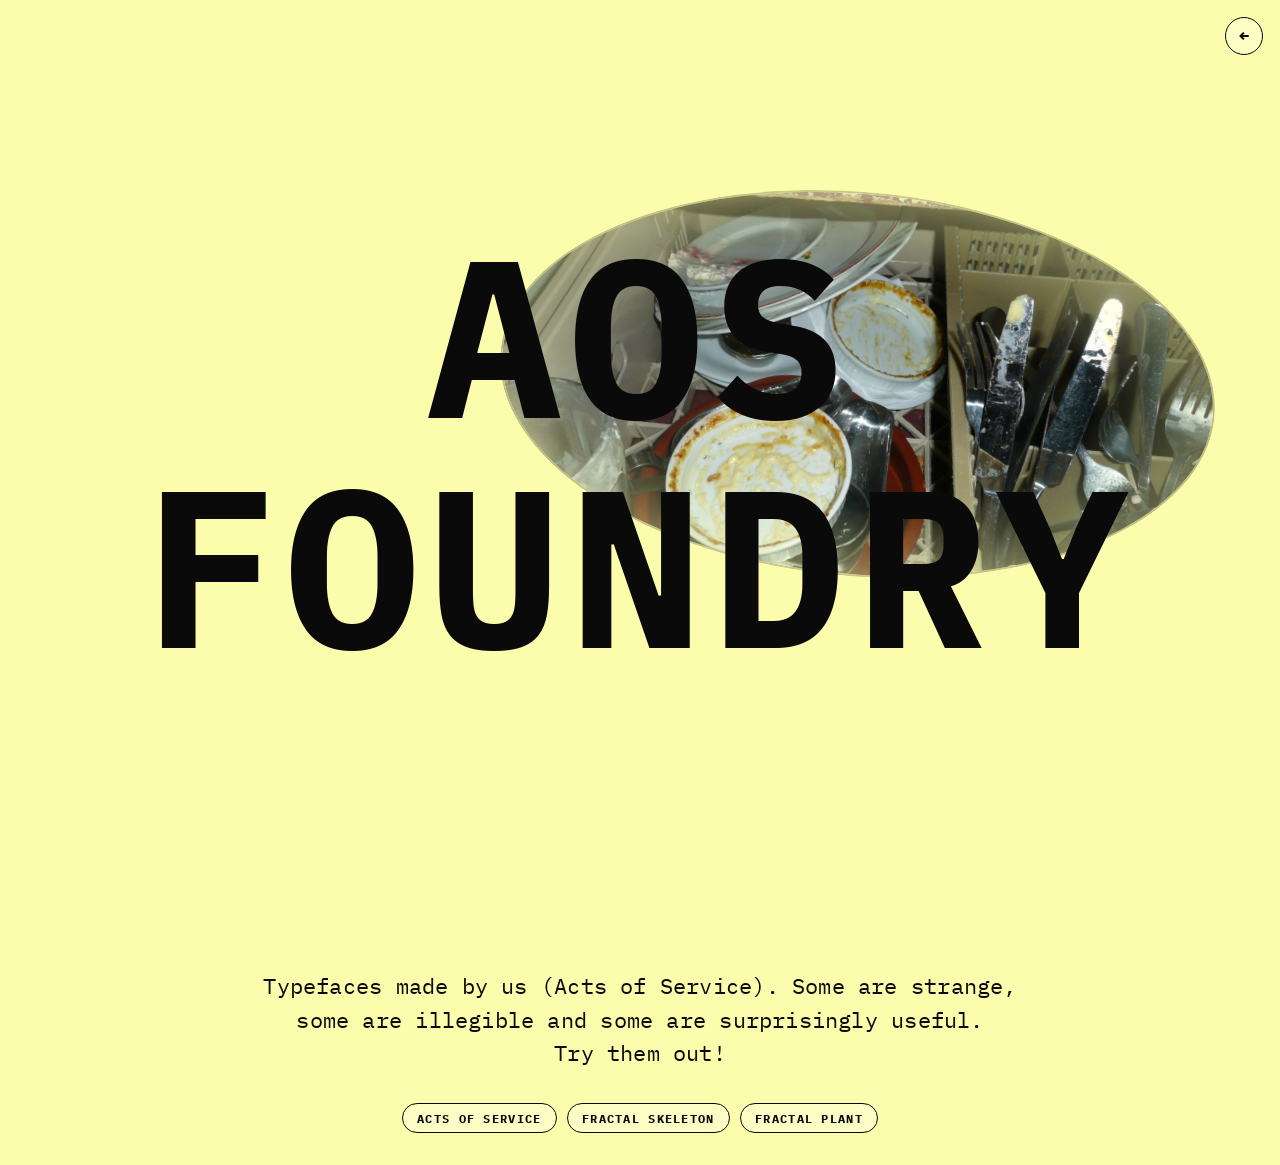
<file: foundry.html>
<!DOCTYPE html>
<html lang="en">
<head>
  <meta charset="utf-8">
  <meta name="viewport" content="width=device-width, initial-scale=1">
  <title>AOS Foundry — typefaces</title>
  <link rel="icon" href="images/uploads/favicon.ico" sizes="any">
  <link rel="icon" href="/images/uploads/favicon.ico" sizes="any">
  <link rel="preconnect" href="https://fonts.googleapis.com">
  <link rel="preconnect" href="https://fonts.gstatic.com" crossorigin>
  <link href="https://fonts.googleapis.com/css2?family=IBM+Plex+Mono:ital,wght@0,400;0,500;0,700;1,400&display=swap" rel="stylesheet">
  <link rel="preload" href="fonts/ActsofService-Sans.otf" as="font" type="font/otf">
  <link rel="preload" href="fonts/ActsofService-Regular.otf" as="font" type="font/otf">
  <script>
    (function () {
      if ("scrollRestoration" in history) {
        history.scrollRestoration = "manual";
      }
      function scrollTopNow() {
        window.scrollTo(0, 0);
      }
      scrollTopNow();
      window.addEventListener("load", function () {
        scrollTopNow();
        requestAnimationFrame(function () {
          requestAnimationFrame(scrollTopNow);
        });
      });
    })();
  </script>
  <style>
    @font-face {
            font-family: "ABC Areal";
            src: url("fonts/ABCArealSuperfamilyVariable.woff2") format("woff2");
            font-style: normal;
            font-weight: 100 1000;
            font-display: swap;
        }
    @font-face {
      font-family: "Acts of Service";
      src: url("fonts/ActsofService-Regular.otf") format("opentype"),
        url("/fonts/ActsofService-Regular.otf") format("opentype");
      font-weight: 400;
      font-style: normal;
      font-display: swap;
    }
    @font-face {
      font-family: "Acts of Service";
      src: url("fonts/ActsofService-Medium.otf") format("opentype"),
        url("/fonts/ActsofService-Medium.otf") format("opentype");
      font-weight: 500;
      font-style: normal;
      font-display: swap;
    }
    @font-face {
      font-family: "Acts of Service";
      src: url("fonts/ActsofService-Mediumitalic.otf") format("opentype"),
        url("/fonts/ActsofService-Mediumitalic.otf") format("opentype");
      font-weight: 500;
      font-style: italic;
      font-display: swap;
    }
    @font-face {
      font-family: "Acts of Service Sans";
      src: url("fonts/ActsofService-Sans.otf") format("opentype"),
        url("/fonts/ActsofService-Sans.otf") format("opentype");
      font-weight: 400;
      font-style: normal;
      font-display: swap;
    }
    @font-face {
      font-family: "Acts of Service Sans";
      src: url("fonts/ActsofService-SansItalic.otf") format("opentype"),
        url("/fonts/ActsofService-SansItalic.otf") format("opentype");
      font-weight: 400;
      font-style: italic;
      font-display: swap;
    }
    @font-face {
      font-family: "Fractal Skeleton";
      src: url("fonts/fractal-skeleton-thin.otf") format("opentype"),
        url("/fonts/fractal-skeleton-thin.otf") format("opentype");
      font-weight: 100;
      font-style: normal;
      font-display: swap;
    }
    @font-face {
      font-family: "Fractal Skeleton";
      src: url("fonts/fractal-skeleton-book.otf") format("opentype"),
        url("/fonts/fractal-skeleton-book.otf") format("opentype");
      font-weight: 300;
      font-style: normal;
      font-display: swap;
    }
    @font-face {
      font-family: "Fractal Skeleton";
      src: url("fonts/fractal-skeleton-regular.otf") format("opentype"),
        url("/fonts/fractal-skeleton-regular.otf") format("opentype");
      font-weight: 400;
      font-style: normal;
      font-display: swap;
    }
    @font-face {
      font-family: "Fractal Skeleton";
      src: url("fonts/fractal-skeleton-medium.otf") format("opentype"),
        url("/fonts/fractal-skeleton-medium.otf") format("opentype");
      font-weight: 500;
      font-style: normal;
      font-display: swap;
    }
    @font-face {
      font-family: "Fractal Skeleton";
      src: url("fonts/fractal-skeleton-semibold.otf") format("opentype"),
        url("/fonts/fractal-skeleton-semibold.otf") format("opentype");
      font-weight: 600;
      font-style: normal;
      font-display: swap;
    }
    @font-face {
      font-family: "Fractal Skeleton";
      src: url("fonts/fractal-skeleton-bold.otf") format("opentype"),
        url("/fonts/fractal-skeleton-bold.otf") format("opentype");
      font-weight: 700;
      font-style: normal;
      font-display: swap;
    }
    @font-face {
      font-family: "Fractal Skeleton";
      src: url("fonts/fractal-skeleton-black.otf") format("opentype"),
        url("/fonts/fractal-skeleton-black.otf") format("opentype");
      font-weight: 900;
      font-style: normal;
      font-display: swap;
    }
    @font-face {
      font-family: "Fractal Plant";
      src: url("fonts/fractal-plant-thin.otf") format("opentype"),
        url("/fonts/fractal-plant-thin.otf") format("opentype");
      font-weight: 100;
      font-style: normal;
      font-display: swap;
    }
    @font-face {
      font-family: "Fractal Plant";
      src: url("fonts/fractal-plant-book.otf") format("opentype"),
        url("/fonts/fractal-plant-book.otf") format("opentype");
      font-weight: 300;
      font-style: normal;
      font-display: swap;
    }
    @font-face {
      font-family: "Fractal Plant";
      src: url("fonts/fractal-plant-regular.otf") format("opentype"),
        url("/fonts/fractal-plant-regular.otf") format("opentype");
      font-weight: 400;
      font-style: normal;
      font-display: swap;
    }
    @font-face {
      font-family: "Fractal Plant";
      src: url("fonts/fractal-plant-medium.otf") format("opentype"),
        url("/fonts/fractal-plant-medium.otf") format("opentype");
      font-weight: 500;
      font-style: normal;
      font-display: swap;
    }
    @font-face {
      font-family: "Fractal Plant";
      src: url("fonts/fractal-plant-semibold.otf") format("opentype"),
        url("/fonts/fractal-plant-semibold.otf") format("opentype");
      font-weight: 600;
      font-style: normal;
      font-display: swap;
    }
    @font-face {
      font-family: "Fractal Plant";
      src: url("fonts/fractal-plant-bold.otf") format("opentype"),
        url("/fonts/fractal-plant-bold.otf") format("opentype");
      font-weight: 700;
      font-style: normal;
      font-display: swap;
    }
    @font-face {
      font-family: "Fractal Plant";
      src: url("fonts/fractal-plant-black.otf") format("opentype"),
        url("/fonts/fractal-plant-black.otf") format("opentype");
      font-weight: 900;
      font-style: normal;
      font-display: swap;
    }

    :root {
      --ink: #0a0a0a;
      --letter-cycle: 22s;
      /* Accent = bakgrund från bild. All text är svart (--ink). */
      --accent: #8a8a8a;
      --paper: var(--accent);
      --hero-bg: var(--accent);
      --slider-track: rgba(10, 10, 10, 0.32);
      --accent-soft: rgba(10, 10, 10, 0.14);
      --accent-border: rgba(10, 10, 10, 0.2);
      --body-font: "IBM Plex Mono", ui-monospace, monospace;
    }

    * {
      box-sizing: border-box;
    }

    .sr-only {
      position: absolute;
      width: 1px;
      height: 1px;
      padding: 0;
      margin: -1px;
      overflow: hidden;
      clip: rect(0, 0, 0, 0);
      white-space: nowrap;
      border: 0;
    }

    html {
      scroll-padding-top: 1.25rem;
      overflow-anchor: none;
    }

    body {
      margin: 0;
      min-height: 100vh;
      font-family: var(--body-font);
      font-weight: 400;
      background: var(--accent);
      color: var(--ink);
      line-height: 1.5;
      -webkit-font-smoothing: antialiased;
      transition: background-color 0.35s ease;
    }

      a {
            color: inherit;
            text-decoration: none;
        }

    /* --- Helskärm hero --- */
    .hero {
      position: relative;
      min-height: 100vh;
      min-height: 100dvh;
      display: flex;
      align-items: center;
      justify-content: center;
      padding: clamp(1rem, 4vw, 2.5rem);
      overflow: hidden;
      background: var(--accent);
    }

    .hero-float-img {
      position: absolute;
      z-index: 0;
      width: clamp(18rem, 56vw, 46rem);
      height: clamp(11.5rem, 30vw, 26rem);
      object-fit: cover;
      border-radius: 50%;
      box-sizing: border-box;
      border: 2px solid rgba(10, 10, 10, 0.4);
      pointer-events: none;
      box-shadow: none;
      transform-origin: center center;
      opacity: 0;
      transition: opacity 0.5s ease;
      -webkit-mask-image: radial-gradient(
        ellipse 92% 84% at 50% 50%,
        #000 36%,
        rgba(0, 0, 0, 0.62) 56%,
        rgba(0, 0, 0, 0.15) 72%,
        transparent 86%
      );
      mask-image: radial-gradient(
        ellipse 92% 84% at 50% 50%,
        #000 36%,
        rgba(0, 0, 0, 0.62) 56%,
        rgba(0, 0, 0, 0.15) 72%,
        transparent 86%
      );
      -webkit-mask-size: 100% 100%;
      mask-size: 100% 100%;
      -webkit-mask-repeat: no-repeat;
      mask-repeat: no-repeat;
    }

    .hero-float-img.is-visible {
      opacity: 1;
    }

    @keyframes weightShift {
      0%, 100% {
        font-family: "Acts of Service", serif;
        font-weight: 400;
        font-style: normal;
      }
      33.33% {
        font-family: "Acts of Service", serif;
        font-weight: 500;
        font-style: normal;
      }
      66.66% {
        font-family: "Acts of Service Sans", sans-serif;
        font-weight: 400;
        font-style: normal;
      }
    }

    .wordmark {
      position: relative;
      z-index: 2;
      text-align: center;
      color: var(--ink);
    }

    .about-avtryck {
      font-family: var(--body-font);
      font-style: italic;
      text-transform: uppercase;
      letter-spacing: 0.03em;
    }

    .wordmark-lines {
      display: flex;
      flex-direction: column;
      align-items: center;
      gap: 0.02em;
    }

    .wordmark-lines > .word-line:first-child {
      margin-bottom: 0.125em;
    }

    .word-line {
      display: flex;
      flex-wrap: wrap;
      justify-content: center;
      line-height: 0.9;
      letter-spacing: 0.035em;
      font-size: clamp(4rem, 19vw, 14rem);
    }

    .word-line.mid {
      font-size: clamp(2.85rem, 12vw, 9rem);
      margin: 0.04em 0;
      letter-spacing: 0.055em;
    }

    @media (hover: none) and (pointer: coarse) {
      .wordmark-lines {
        gap: 0.05em;
      }

      .word-line {
        flex-wrap: nowrap;
        max-width: 100%;
        font-size: clamp(2.85rem, 13.8vw, 8.9rem);
        letter-spacing: 0.03em;
      }

      .word-line.mid {
        font-size: clamp(2.2rem, 9.2vw, 6.2rem);
        letter-spacing: 0.052em;
      }

      .hero-float-img {
        width: clamp(13.5rem, 62vw, 22rem);
        height: clamp(8.6rem, 40vw, 14.5rem);
        opacity: 0.72;
      }
    }

    .letter {
      display: inline-block;
      animation: weightShift var(--letter-cycle) cubic-bezier(0.45, 0, 0.55, 1) infinite;
      animation-delay: var(--letter-delay, 0s);
    }

    @media (prefers-reduced-motion: reduce) {
      .letter {
        animation: none;
        font-family: "Acts of Service", serif;
        font-weight: 400;
        font-style: normal;
      }

    }

    /* --- Showcase: helbredd --- */
    .panel {
      width: 100%;
      max-width: none;
      margin: 0;
      padding: 0;
      border-top: none;
      background: color-mix(in srgb, var(--accent) 94%, #fff 6%);
    }

    .project-intro {
      width: 100%;
      padding: clamp(2.35rem, 6vw, 4.4rem) clamp(1.25rem, 6vw, 5rem) clamp(1.4rem, 3vw, 2rem);
      background: var(--paper);
      border-bottom: none;
      display: flex;
      flex-direction: column;
      align-items: center;
      gap: clamp(1.4rem, 3.5vw, 2rem);
    }


    .project-intro p {
      margin: 0;
      max-width: min(62ch, 94vw);
      font-family: var(--body-font);
      font-weight: 400;
      font-style: normal;
      font-size: clamp(1.08rem, 1.85vw, 1.35rem);
      line-height: 1.55;
      letter-spacing: 0.01em;
      color: var(--ink);
      text-align: center;
    }

    .family-filter {
      display: flex;
      flex-wrap: wrap;
      justify-content: center;
      gap: 0.55rem 0.65rem;
    }

    .family-filter-btn {
      border: 1px solid var(--ink);
      border-radius: 999px;
      padding: 0.42rem 0.88rem 0.4rem;
      background: color-mix(in srgb, var(--accent) 70%, #fff 30%);
      color: var(--ink);
      font-family: var(--body-font);
      font-size: 0.73rem;
      font-weight: 700;
      letter-spacing: 0.11em;
      text-transform: uppercase;
      cursor: pointer;
      transition: opacity 0.2s ease, transform 0.2s ease, background-color 0.2s ease;
    }

    .family-filter-btn:hover {
      opacity: 0.86;
      transform: translateY(-1px);
    }

    .family-filter-btn.is-active {
      background: var(--ink);
      color: var(--accent);
    }

    .family-filter-btn:focus-visible {
      outline: 2px solid var(--ink);
      outline-offset: 3px;
    }

    /* Same spot as the burger menu on the main page (top right).
       Desktop: centered on the 32px burger, 20px from the top and right. */
    .back-link {
      position: fixed;
      top: calc(20px + 32px / 2 - 2.35rem / 2);
      right: calc(20px + 32px / 2 - 2.35rem / 2);
      z-index: 50;
      display: inline-flex;
      align-items: center;
      justify-content: center;
      width: 2.35rem;
      height: 2.35rem;
      border: 1px solid var(--ink);
      border-radius: 999px;
      padding: 0;
      background: color-mix(in srgb, var(--accent) 70%, #fff 30%);
      color: var(--ink);
      font-family: var(--body-font);
      font-size: 1.05rem;
      font-weight: 700;
      line-height: 1;
      text-decoration: none;
      cursor: pointer;
      transition: opacity 0.2s ease, transform 0.2s ease, background-color 0.2s ease;
    }

    .back-link:hover {
      opacity: 0.86;
      transform: translateY(-1px);
    }

    .back-link:focus-visible {
      outline: 2px solid var(--ink);
      outline-offset: 3px;
    }

    /* Mobile: exactly where the burger circle sits (20px from the top,
       centered in the 45px margin beside the archive cover images) */
    @media (max-width: 700px) {
      .back-link {
        top: 20px;
        right: calc(45px / 2 - 2.35rem / 2);
      }
    }

    .family-section[hidden] {
      display: none;
    }

    body:not(.is-family-focus) .family-section {
      display: none;
    }

    .family-heading {
      width: 100%;
      padding: clamp(2rem, 5vw, 3.4rem) clamp(1.25rem, 6vw, 5rem) clamp(1rem, 2.5vw, 1.4rem);
      background: color-mix(in srgb, var(--paper) 84%, #fff 16%);
      border-top: 1px solid var(--accent-soft);
      border-bottom: 1px solid var(--accent-soft);
    }

    .family-heading h2 {
      margin: 0;
      font-family: var(--body-font);
      font-size: clamp(0.85rem, 1.6vw, 1.05rem);
      font-weight: 700;
      letter-spacing: 0.14em;
      text-transform: uppercase;
      color: var(--ink);
    }

    .glyph-panel {
      width: 100%;
      padding: clamp(1.2rem, 3vw, 1.8rem) clamp(1.25rem, 6vw, 5rem) clamp(1.6rem, 4vw, 2.4rem);
      background: color-mix(in srgb, var(--accent) 92%, #fff 8%);
      border-bottom: 1px solid var(--accent-soft);
    }

    .glyph-panel-head {
      display: flex;
      flex-wrap: wrap;
      align-items: center;
      justify-content: space-between;
      gap: 0.75rem 1.2rem;
      margin-bottom: clamp(0.9rem, 2.5vw, 1.25rem);
    }

    .glyph-panel-label {
      margin: 0;
      font-family: var(--body-font);
      font-size: 0.72rem;
      font-weight: 400;
      letter-spacing: 0.11em;
      text-transform: uppercase;
      color: var(--ink);
      opacity: 0.64;
    }

    .glyph-weight-picker {
      display: flex;
      flex-wrap: wrap;
      gap: 0.3rem 0.4rem;
    }

    .glyph-weight-btn {
      appearance: none;
      border: 1px solid transparent;
      background: transparent;
      color: var(--ink);
      font-family: var(--body-font);
      font-size: 0.68rem;
      font-weight: 400;
      letter-spacing: 0.08em;
      text-transform: uppercase;
      padding: 0.3rem 0.55rem;
      border-radius: 999px;
      cursor: pointer;
      opacity: 0.5;
      transition: opacity 0.15s ease, border-color 0.15s ease, background-color 0.15s ease;
    }

    .glyph-weight-btn:hover {
      opacity: 0.85;
    }

    .glyph-weight-btn.is-active {
      opacity: 1;
      border-color: var(--ink);
      background: rgba(10, 10, 10, 0.05);
      font-weight: 700;
    }

    .glyph-weight-btn:focus-visible {
      outline: 2px solid var(--ink);
      outline-offset: 2px;
    }

    .glyph-grid {
      display: grid;
      grid-template-columns: repeat(auto-fill, minmax(2.4rem, 1fr));
      gap: 0.35rem 0.25rem;
      max-width: 52rem;
    }

    .glyph-cell {
      display: flex;
      align-items: center;
      justify-content: center;
      min-height: 2.6rem;
      font-size: clamp(1.15rem, 2.4vw, 1.65rem);
      line-height: 1;
      color: var(--ink);
      border: 1px solid var(--accent-soft);
      background: color-mix(in srgb, var(--paper) 70%, #fff 30%);
      user-select: none;
    }

    .showcase-about {
      display: none;
      width: 100%;
      padding: clamp(2.2rem, 6vw, 4rem) clamp(1.25rem, 6vw, 5rem) clamp(3rem, 8vw, 5.5rem);
      background: color-mix(in srgb, var(--paper) 88%, #fff 12%);
      border-top: 1px solid var(--accent-soft);
    }

    body.is-family-focus .family-section:not([hidden]) .showcase-about {
      display: block;
    }

    .showcase-about-label {
      margin: 0 0 0.95rem;
      font-family: var(--body-font);
      font-size: 0.72rem;
      font-weight: 700;
      letter-spacing: 0.12em;
      text-transform: uppercase;
      color: var(--ink);
      opacity: 0.72;
    }

    .showcase-about-content {
      display: grid;
      grid-template-columns: minmax(16rem, 30rem) minmax(20rem, 1fr);
      gap: clamp(1.1rem, 3.5vw, 2.6rem);
      align-items: start;
    }

    .showcase-about-image-wrap {
      position: relative;
      padding: 0;
      background: var(--paper);
    }

    .showcase-about-image {
      width: 100%;
      border: 1px solid var(--accent-soft);
      border-radius: 0;
      background: var(--paper);
      object-fit: cover;
      display: block;
    }

    .showcase-about-text {
      margin: 0;
      font-family: var(--body-font);
      font-weight: 400;
      font-style: normal;
      font-size: clamp(1.02rem, 1.6vw, 1.28rem);
      line-height: 1.52;
      letter-spacing: 0.01em;
      max-width: 64ch;
    }

    @media (hover: none) and (pointer: coarse) {
      .showcase-about-content {
        grid-template-columns: 1fr;
      }
    }

    .type-strip {
      width: 100%;
      padding: clamp(2.8rem, 8vw, 6.1rem) clamp(1.25rem, 6vw, 5rem);
      background: var(--accent);
      color: var(--ink);
    }

    .strip-inner {
      margin: 0 auto;
    }

    .strip-label {
      font-family: var(--body-font);
      font-size: 0.72rem;
      font-weight: 400;
      letter-spacing: 0.11em;
      text-transform: uppercase;
      color: var(--ink);
      opacity: 0.64;
      margin: 0 0 clamp(1rem, 2.5vw, 1.5rem);
    }

    .specimen-hero {
      font-size: clamp(3.5rem, 14vw, 12rem);
      line-height: 1.02;
      letter-spacing: -0.035em;
      margin: 0;
      max-width: none;
    }

    .specimen-preview {
      white-space: pre-wrap;
      overflow-wrap: anywhere;
      hyphens: none;
      -webkit-hyphens: none;
      caret-color: var(--ink);
      cursor: text;
      min-height: 0.25em;
    }

    .specimen-preview:hover {
      cursor: text;
    }

    .specimen-preview:focus {
      outline: none;
    }

    .specimen-preview:focus-visible {
      outline: 2px solid var(--ink);
      outline-offset: 6px;
    }

    .specimen-group + .specimen-group {
      border-top: 1px solid var(--accent-soft);
    }

    .specimen-controls {
      width: 100%;
      padding: clamp(1rem, 3vw, 1.5rem) clamp(1.25rem, 6vw, 5rem);
      background: color-mix(in srgb, var(--paper) 84%, #fff 16%);
      border-bottom: 1px solid var(--accent-soft);
    }

    .specimen-controls .field-label {
      display: block;
      font-family: var(--body-font);
      font-size: 0.72rem;
      font-weight: 400;
      letter-spacing: 0.11em;
      text-transform: uppercase;
      color: var(--ink);
      opacity: 0.68;
      margin-bottom: 0.45rem;
    }

    .specimen-size-head {
      display: flex;
      flex-wrap: wrap;
      align-items: baseline;
      justify-content: space-between;
      gap: 0.5rem 1rem;
      max-width: 32rem;
    }

    .specimen-pt-value {
      font-size: 0.8rem;
      letter-spacing: 0.07em;
      font-variant-numeric: tabular-nums;
      color: var(--ink);
      opacity: 0.8;
    }

    .specimen-pt-slider {
      display: block;
      width: 100%;
      max-width: 32rem;
      margin-top: 0.45rem;
      height: 28px;
      background: transparent;
      -webkit-appearance: none;
      appearance: none;
      accent-color: var(--ink);
    }

    .specimen-pt-slider:focus {
      outline: none;
    }

    .specimen-pt-slider:focus-visible {
      outline: 2px solid var(--ink);
      outline-offset: 6px;
      border-radius: 2px;
    }

    .specimen-pt-slider::-webkit-slider-runnable-track {
      height: 2px;
      background: var(--slider-track);
      border-radius: 0;
    }

    /* Tumgrepp: kvadrat roterad 45° ↔ diamant (kontrast mot accentbakgrund) */
    .specimen-pt-slider::-webkit-slider-thumb {
      -webkit-appearance: none;
      appearance: none;
      width: 13px;
      height: 13px;
      margin-top: -5.5px;
      border: none;
      border-radius: 0;
      background-color: var(--ink);
      transform: rotate(45deg);
      cursor: ew-resize;
      box-shadow: none;
    }

    .specimen-pt-slider::-moz-range-track {
      height: 2px;
      background: var(--slider-track);
      border-radius: 0;
    }

    .specimen-pt-slider::-moz-range-thumb {
      width: 13px;
      height: 13px;
      border: none;
      border-radius: 0;
      background-color: var(--ink);
      transform: rotate(45deg);
      cursor: ew-resize;
      box-shadow: none;
    }

    /* Snitt */
    .serif-regular {
      font-family: "Acts of Service", serif;
      font-weight: 400;
      font-style: normal;
    }

    .serif-medium {
      font-family: "Acts of Service", serif;
      font-weight: 500;
      font-style: normal;
    }

    .sans-regular {
      font-family: "Acts of Service Sans", system-ui, sans-serif;
      font-weight: 400;
      font-style: normal;
      letter-spacing: 0.08em;
      text-rendering: optimizeLegibility;
      font-kerning: normal;
      font-variant-ligatures: common-ligatures discretionary-ligatures historical-ligatures contextual;
      font-feature-settings:
        "kern" 1,
        "liga" 1,
        "clig" 1,
        "calt" 1,
        "dlig" 1,
        "hlig" 1,
        "rlig" 1;
    }

    /* Olle: extra tracking — Skeleton Thin/Light lämnas orörd */
    .fractal-book,
    .fractal-regular,
    .fractal-medium,
    .fractal-semibold,
    .fractal-bold,
    .fractal-black {
      letter-spacing: 0.005em;
      font-kerning: none;
      font-feature-settings: "kern" 0;
    }

    .plant-thin,
    .plant-book,
    .plant-regular,
    .plant-medium,
    .plant-semibold,
    .plant-bold,
    .plant-black {
      letter-spacing: -0.04em;
      font-kerning: none;
      font-feature-settings: "kern" 0;
    }

    .specimen-hero.fractal-book,
    .specimen-hero.fractal-regular,
    .specimen-hero.fractal-medium,
    .specimen-hero.fractal-semibold,
    .specimen-hero.fractal-bold,
    .specimen-hero.fractal-black {
      letter-spacing: 0.01em;
    }

    .specimen-hero.plant-thin,
    .specimen-hero.plant-book,
    .specimen-hero.plant-regular,
    .specimen-hero.plant-medium,
    .specimen-hero.plant-semibold,
    .specimen-hero.plant-bold,
    .specimen-hero.plant-black {
      letter-spacing: -0.045em;
    }

    .fractal-thin {
      font-family: "Fractal Skeleton", system-ui, sans-serif;
      font-weight: 100;
      font-style: normal;
      letter-spacing: 0.005em;
      font-kerning: none;
      font-feature-settings: "kern" 0;
    }

    .specimen-hero.fractal-thin {
      letter-spacing: 0.01em;
    }

    .fractal-book {
      font-family: "Fractal Skeleton", system-ui, sans-serif;
      font-weight: 300;
      font-style: normal;
    }

    .fractal-regular {
      font-family: "Fractal Skeleton", system-ui, sans-serif;
      font-weight: 400;
      font-style: normal;
    }

    .fractal-medium {
      font-family: "Fractal Skeleton", system-ui, sans-serif;
      font-weight: 500;
      font-style: normal;
    }

    .fractal-semibold {
      font-family: "Fractal Skeleton", system-ui, sans-serif;
      font-weight: 600;
      font-style: normal;
    }

    .fractal-bold {
      font-family: "Fractal Skeleton", system-ui, sans-serif;
      font-weight: 700;
      font-style: normal;
    }

    .fractal-black {
      font-family: "Fractal Skeleton", system-ui, sans-serif;
      font-weight: 900;
      font-style: normal;
    }

    .plant-thin {
      font-family: "Fractal Plant", system-ui, sans-serif;
      font-weight: 100;
      font-style: normal;
    }

    .plant-book {
      font-family: "Fractal Plant", system-ui, sans-serif;
      font-weight: 300;
      font-style: normal;
    }

    .plant-regular {
      font-family: "Fractal Plant", system-ui, sans-serif;
      font-weight: 400;
      font-style: normal;
    }

    .plant-medium {
      font-family: "Fractal Plant", system-ui, sans-serif;
      font-weight: 500;
      font-style: normal;
    }

    .plant-semibold {
      font-family: "Fractal Plant", system-ui, sans-serif;
      font-weight: 600;
      font-style: normal;
    }

    .plant-bold {
      font-family: "Fractal Plant", system-ui, sans-serif;
      font-weight: 700;
      font-style: normal;
    }

    .plant-black {
      font-family: "Fractal Plant", system-ui, sans-serif;
      font-weight: 900;
      font-style: normal;
    }

  </style>
</head>
<body>
  <a class="back-link" href="index.html" aria-label="Back to portfolio">←</a>
  <section class="hero" aria-labelledby="brand-heading">
    <img id="hero-float-img" class="hero-float-img" alt="" decoding="async" width="400" height="400" aria-hidden="true" />
    <h1 class="wordmark" id="brand-heading">
      <span class="sr-only">AOS Foundry</span>
      <span class="wordmark-lines" aria-hidden="true">
        <span class="word-line">
          <span class="letter">A</span><span class="letter">O</span><span class="letter">S</span>
        </span>
        <span class="word-line">
          <span class="letter">F</span><span class="letter">O</span><span class="letter">U</span><span class="letter">N</span><span class="letter">D</span><span class="letter">R</span><span class="letter">Y</span>
        </span>
      </span>
    </h1>
  </section>

  <div class="panel" aria-label="Typeface showcase">
    <section class="project-intro" aria-label="About the typefaces">
      <p id="project-intro-text">
        Typefaces made by us (Acts of Service). Some are strange, some are illegible and some are surprisingly useful.<br>
        Try them out!
      </p>
      <div class="family-filter" role="group" aria-label="Focus a typeface family">
        <button type="button" class="family-filter-btn" data-family="aos" aria-pressed="false">Acts of Service</button>
        <button type="button" class="family-filter-btn" data-family="skeleton" aria-pressed="false">Fractal Skeleton</button>
        <button type="button" class="family-filter-btn" data-family="plant" aria-pressed="false">Fractal Plant</button>
      </div>
    </section>

    <section class="family-section" id="family-aos" data-family="aos" hidden>
      <header class="family-heading">
        <h2>Acts of Service</h2>
      </header>
      <div class="glyph-panel" data-family="aos">
        <div class="glyph-panel-head">
          <p class="glyph-panel-label">Character set</p>
          <div class="glyph-weight-picker" role="group" aria-label="Acts of Service character set style"></div>
        </div>
        <div class="glyph-grid" aria-label="Acts of Service glyphs"></div>
      </div>
    <div class="specimen-group" id="snitt-regular">
      <div class="specimen-controls">
        <div class="specimen-size-head">
          <span class="field-label" id="spec-pt-regular-lab">Regular — point size</span>
          <span class="specimen-pt-value" id="spec-pt-regular-val" aria-live="polite">120 pt</span>
        </div>
        <input type="range" id="spec-pt-regular" class="specimen-pt-slider" min="32" max="220" value="120" step="1" aria-labelledby="spec-pt-regular-lab spec-pt-regular-val" />
      </div>
      <section class="type-strip">
        <div class="strip-inner">
          <p class="strip-label" id="caption-regular">Acts of Service · Regular</p>
          <p
            class="specimen-hero serif-regular specimen-preview"
            contenteditable="true"
            spellcheck="false"
            role="textbox"
            tabindex="0"
            aria-multiline="true"
            aria-labelledby="caption-regular">Could someone cover my shift on Saturday? That would be so kind.</p>
        </div>
      </section>
    </div>
    <div class="specimen-group" id="snitt-medium">
      <div class="specimen-controls">
        <div class="specimen-size-head">
          <span class="field-label" id="spec-pt-medium-lab">Medium — point size</span>
          <span class="specimen-pt-value" id="spec-pt-medium-val" aria-live="polite">120 pt</span>
        </div>
        <input type="range" id="spec-pt-medium" class="specimen-pt-slider" min="32" max="220" value="120" step="1" aria-labelledby="spec-pt-medium-lab spec-pt-medium-val" />
      </div>
      <section class="type-strip">
        <div class="strip-inner">
          <p class="strip-label" id="caption-medium">Acts of Service · Medium</p>
          <p
            class="specimen-hero serif-medium specimen-preview"
            contenteditable="true"
            spellcheck="false"
            role="textbox"
            tabindex="0"
            aria-multiline="true"
            aria-labelledby="caption-medium">I am so sorry, I can offer you some peanuts as compensation.</p>
        </div>
      </section>
    </div>
    <div class="specimen-group" id="snitt-sans">
      <div class="specimen-controls">
        <div class="specimen-size-head">
          <span class="field-label" id="spec-pt-sans-lab">Sans — point size</span>
          <span class="specimen-pt-value" id="spec-pt-sans-val" aria-live="polite">120 pt</span>
        </div>
        <input type="range" id="spec-pt-sans" class="specimen-pt-slider" min="32" max="220" value="120" step="1" aria-labelledby="spec-pt-sans-lab spec-pt-sans-val" />
      </div>
      <section class="type-strip">
        <div class="strip-inner">
          <p class="strip-label" id="caption-sans">Acts of Service · Sans</p>
          <p
            class="specimen-hero sans-regular specimen-preview"
            contenteditable="true"
            spellcheck="false"
            role="textbox"
            tabindex="0"
            aria-multiline="true"
            aria-labelledby="caption-sans">ORDER READY · PICK UP AT COUNTER (+46)72351890 Thank you, welcome back!</p>
        </div>
      </section>
    </div>

      <article class="showcase-about" aria-labelledby="showcase-emmy-label">
        <p class="showcase-about-label" id="showcase-emmy-label">Acts of Service — Emmy Seeger</p>
        <div class="showcase-about-content">
          <div class="showcase-about-image-wrap">
            <img class="showcase-about-image" src="images/uploads/AOS_emmyseeger.jpeg" alt="Acts of Service process and material exploration." onerror="this.onerror=null;this.src='/images/uploads/AOS_emmyseeger.jpeg';" />
          </div>
          <p class="showcase-about-text">
            ACTS OF SERVICE typeface is part of Emmy Seegers bachelor’s thesis at Beckmans College of Design, 2026, Stockholm.<br><br>
            Acts of Service is a typeface family developed from traces of service work. The fonts are not drawn from predefined forms, but generated from collected material such as stains, marks and repetitive gestures observed in a restaurant environment. The project explores how knowledge that is usually invisible, relational, collective and bodily, can be translated into typography. They are not designed for clarity, but for presence.<br><br>
            To this project there is an artist book (in Swedish), exhibited 21&nbsp;&mdash;&nbsp;25&nbsp;May at
            <span class="about-avtryck">Avtryck</span>, Beckmans College of Design graduation show.<br><br>
            Special thanks to<br>
            Peter Ström and Lisa Ehlin
          </p>
        </div>
      </article>
    </section>

    <section class="family-section" id="family-skeleton" data-family="skeleton" hidden>
      <header class="family-heading">
        <h2>Fractal Skeleton</h2>
      </header>
      <div class="glyph-panel" data-family="skeleton">
        <div class="glyph-panel-head">
          <p class="glyph-panel-label">Character set</p>
          <div class="glyph-weight-picker" role="group" aria-label="Fractal Skeleton character set style"></div>
        </div>
        <div class="glyph-grid" aria-label="Fractal Skeleton glyphs"></div>
      </div>
    <div class="specimen-group" id="snitt-fractal-thin">
      <div class="specimen-controls">
        <div class="specimen-size-head">
          <span class="field-label" id="spec-pt-fractal-thin-lab">Thin — point size</span>
          <span class="specimen-pt-value" id="spec-pt-fractal-thin-val" aria-live="polite">120 pt</span>
        </div>
        <input type="range" id="spec-pt-fractal-thin" class="specimen-pt-slider" min="32" max="220" value="120" step="1" aria-labelledby="spec-pt-fractal-thin-lab spec-pt-fractal-thin-val" />
      </div>
      <section class="type-strip">
        <div class="strip-inner">
          <p class="strip-label" id="caption-fractal-thin">Fractal Skeleton · Thin</p>
          <p
            class="specimen-hero fractal-thin specimen-preview"
            contenteditable="true"
            spellcheck="false"
            role="textbox"
            tabindex="0"
            aria-multiline="true"
            aria-labelledby="caption-fractal-thin">Light structures carry heavy ideas across open space.</p>
        </div>
      </section>
    </div>
    <div class="specimen-group" id="snitt-fractal-book">
      <div class="specimen-controls">
        <div class="specimen-size-head">
          <span class="field-label" id="spec-pt-fractal-book-lab">Book — point size</span>
          <span class="specimen-pt-value" id="spec-pt-fractal-book-val" aria-live="polite">120 pt</span>
        </div>
        <input type="range" id="spec-pt-fractal-book" class="specimen-pt-slider" min="32" max="220" value="120" step="1" aria-labelledby="spec-pt-fractal-book-lab spec-pt-fractal-book-val" />
      </div>
      <section class="type-strip">
        <div class="strip-inner">
          <p class="strip-label" id="caption-fractal-book">Fractal Skeleton · Book</p>
          <p
            class="specimen-hero fractal-book specimen-preview"
            contenteditable="true"
            spellcheck="false"
            role="textbox"
            tabindex="0"
            aria-multiline="true"
            aria-labelledby="caption-fractal-book">Reading between the lines of a broken pattern.</p>
        </div>
      </section>
    </div>
    <div class="specimen-group" id="snitt-fractal-regular">
      <div class="specimen-controls">
        <div class="specimen-size-head">
          <span class="field-label" id="spec-pt-fractal-regular-lab">Regular — point size</span>
          <span class="specimen-pt-value" id="spec-pt-fractal-regular-val" aria-live="polite">120 pt</span>
        </div>
        <input type="range" id="spec-pt-fractal-regular" class="specimen-pt-slider" min="32" max="220" value="120" step="1" aria-labelledby="spec-pt-fractal-regular-lab spec-pt-fractal-regular-val" />
      </div>
      <section class="type-strip">
        <div class="strip-inner">
          <p class="strip-label" id="caption-fractal-regular">Fractal Skeleton · Regular</p>
          <p
            class="specimen-hero fractal-regular specimen-preview"
            contenteditable="true"
            spellcheck="false"
            role="textbox"
            tabindex="0"
            aria-multiline="true"
            aria-labelledby="caption-fractal-regular">Every branch splits again until the form finds rest.</p>
        </div>
      </section>
    </div>
    <div class="specimen-group" id="snitt-fractal-medium">
      <div class="specimen-controls">
        <div class="specimen-size-head">
          <span class="field-label" id="spec-pt-fractal-medium-lab">Medium — point size</span>
          <span class="specimen-pt-value" id="spec-pt-fractal-medium-val" aria-live="polite">120 pt</span>
        </div>
        <input type="range" id="spec-pt-fractal-medium" class="specimen-pt-slider" min="32" max="220" value="120" step="1" aria-labelledby="spec-pt-fractal-medium-lab spec-pt-fractal-medium-val" />
      </div>
      <section class="type-strip">
        <div class="strip-inner">
          <p class="strip-label" id="caption-fractal-medium">Fractal Skeleton · Medium</p>
          <p
            class="specimen-hero fractal-medium specimen-preview"
            contenteditable="true"
            spellcheck="false"
            role="textbox"
            tabindex="0"
            aria-multiline="true"
            aria-labelledby="caption-fractal-medium">Bones of letters under a thin skin of ink.</p>
        </div>
      </section>
    </div>
    <div class="specimen-group" id="snitt-fractal-semibold">
      <div class="specimen-controls">
        <div class="specimen-size-head">
          <span class="field-label" id="spec-pt-fractal-semibold-lab">Semibold — point size</span>
          <span class="specimen-pt-value" id="spec-pt-fractal-semibold-val" aria-live="polite">120 pt</span>
        </div>
        <input type="range" id="spec-pt-fractal-semibold" class="specimen-pt-slider" min="32" max="220" value="120" step="1" aria-labelledby="spec-pt-fractal-semibold-lab spec-pt-fractal-semibold-val" />
      </div>
      <section class="type-strip">
        <div class="strip-inner">
          <p class="strip-label" id="caption-fractal-semibold">Fractal Skeleton · Semibold</p>
          <p
            class="specimen-hero fractal-semibold specimen-preview"
            contenteditable="true"
            spellcheck="false"
            role="textbox"
            tabindex="0"
            aria-multiline="true"
            aria-labelledby="caption-fractal-semibold">Signal louder than the silence around it.</p>
        </div>
      </section>
    </div>
    <div class="specimen-group" id="snitt-fractal-bold">
      <div class="specimen-controls">
        <div class="specimen-size-head">
          <span class="field-label" id="spec-pt-fractal-bold-lab">Bold — point size</span>
          <span class="specimen-pt-value" id="spec-pt-fractal-bold-val" aria-live="polite">120 pt</span>
        </div>
        <input type="range" id="spec-pt-fractal-bold" class="specimen-pt-slider" min="32" max="220" value="120" step="1" aria-labelledby="spec-pt-fractal-bold-lab spec-pt-fractal-bold-val" />
      </div>
      <section class="type-strip">
        <div class="strip-inner">
          <p class="strip-label" id="caption-fractal-bold">Fractal Skeleton · Bold</p>
          <p
            class="specimen-hero fractal-bold specimen-preview"
            contenteditable="true"
            spellcheck="false"
            role="textbox"
            tabindex="0"
            aria-multiline="true"
            aria-labelledby="caption-fractal-bold">Hard edges drawn from soft beginnings.</p>
        </div>
      </section>
    </div>
    <div class="specimen-group" id="snitt-fractal-black">
      <div class="specimen-controls">
        <div class="specimen-size-head">
          <span class="field-label" id="spec-pt-fractal-black-lab">Black — point size</span>
          <span class="specimen-pt-value" id="spec-pt-fractal-black-val" aria-live="polite">120 pt</span>
        </div>
        <input type="range" id="spec-pt-fractal-black" class="specimen-pt-slider" min="32" max="220" value="120" step="1" aria-labelledby="spec-pt-fractal-black-lab spec-pt-fractal-black-val" />
      </div>
      <section class="type-strip">
        <div class="strip-inner">
          <p class="strip-label" id="caption-fractal-black">Fractal Skeleton · Black</p>
          <p
            class="specimen-hero fractal-black specimen-preview"
            contenteditable="true"
            spellcheck="false"
            role="textbox"
            tabindex="0"
            aria-multiline="true"
            aria-labelledby="caption-fractal-black">MAXIMUM WEIGHT · MINIMUM COMPROMISE</p>
        </div>
      </section>
    </div>

      <article class="showcase-about" aria-labelledby="showcase-olle-label-skeleton">
        <p class="showcase-about-label" id="showcase-olle-label-skeleton">Fractal Skeleton &amp; Fractal Plant — Olle Ljung</p>
        <div class="showcase-about-content">
          <div class="showcase-about-image-wrap">
            <img class="showcase-about-image" src="images/uploads/olle_about.png" alt="Fractal Skeleton and Fractal Plant process and material exploration." onerror="this.onerror=null;this.src='/images/uploads/olle_about.png';" />
          </div>
          <p class="showcase-about-text">
            FRACTAL SKELETON and FRACTAL PLANT is part of Olle Ljungs bachelor’s thesis at Beckmans College of Design, 2026, Stockholm.<br><br>
            I want to challenge a design culture that places a very high value on legibility. Clarity is, of course, often important, but through this project I want to show that ambiguity does not have to be a failure, and that other values such as interpretation, aesthetics, atmosphere, and allowing something to take time can also be given high priority.<br><br>
            I have been inspired by the music genre noise, which makes use of sounds that are conventionally considered unwanted. In a similarly subversive way, I have deliberately introduced noise onto my typography.<br><br>
            Special thanks to<br>
            Laslo Strong, Lisa Ehlin och redaktionen på Anomi
          </p>
        </div>
      </article>
    </section>

    <section class="family-section" id="family-plant" data-family="plant" hidden>
      <header class="family-heading">
        <h2>Fractal Plant</h2>
      </header>
      <div class="glyph-panel" data-family="plant">
        <div class="glyph-panel-head">
          <p class="glyph-panel-label">Character set</p>
          <div class="glyph-weight-picker" role="group" aria-label="Fractal Plant character set style"></div>
        </div>
        <div class="glyph-grid" aria-label="Fractal Plant glyphs"></div>
      </div>
    <div class="specimen-group" id="snitt-plant-thin">
      <div class="specimen-controls">
        <div class="specimen-size-head">
          <span class="field-label" id="spec-pt-plant-thin-lab">Thin — point size</span>
          <span class="specimen-pt-value" id="spec-pt-plant-thin-val" aria-live="polite">120 pt</span>
        </div>
        <input type="range" id="spec-pt-plant-thin" class="specimen-pt-slider" min="32" max="220" value="120" step="1" aria-labelledby="spec-pt-plant-thin-lab spec-pt-plant-thin-val" />
      </div>
      <section class="type-strip">
        <div class="strip-inner">
          <p class="strip-label" id="caption-plant-thin">Fractal Plant · Thin</p>
          <p
            class="specimen-hero plant-thin specimen-preview"
            contenteditable="true"
            spellcheck="false"
            role="textbox"
            tabindex="0"
            aria-multiline="true"
            aria-labelledby="caption-plant-thin">Tendrils of type reaching toward the light.</p>
        </div>
      </section>
    </div>
    <div class="specimen-group" id="snitt-plant-book">
      <div class="specimen-controls">
        <div class="specimen-size-head">
          <span class="field-label" id="spec-pt-plant-book-lab">Book — point size</span>
          <span class="specimen-pt-value" id="spec-pt-plant-book-val" aria-live="polite">120 pt</span>
        </div>
        <input type="range" id="spec-pt-plant-book" class="specimen-pt-slider" min="32" max="220" value="120" step="1" aria-labelledby="spec-pt-plant-book-lab spec-pt-plant-book-val" />
      </div>
      <section class="type-strip">
        <div class="strip-inner">
          <p class="strip-label" id="caption-plant-book">Fractal Plant · Book</p>
          <p
            class="specimen-hero plant-book specimen-preview"
            contenteditable="true"
            spellcheck="false"
            role="textbox"
            tabindex="0"
            aria-multiline="true"
            aria-labelledby="caption-plant-book">Leaves that write themselves into language.</p>
        </div>
      </section>
    </div>
    <div class="specimen-group" id="snitt-plant-regular">
      <div class="specimen-controls">
        <div class="specimen-size-head">
          <span class="field-label" id="spec-pt-plant-regular-lab">Regular — point size</span>
          <span class="specimen-pt-value" id="spec-pt-plant-regular-val" aria-live="polite">120 pt</span>
        </div>
        <input type="range" id="spec-pt-plant-regular" class="specimen-pt-slider" min="32" max="220" value="120" step="1" aria-labelledby="spec-pt-plant-regular-lab spec-pt-plant-regular-val" />
      </div>
      <section class="type-strip">
        <div class="strip-inner">
          <p class="strip-label" id="caption-plant-regular">Fractal Plant · Regular</p>
          <p
            class="specimen-hero plant-regular specimen-preview"
            contenteditable="true"
            spellcheck="false"
            role="textbox"
            tabindex="0"
            aria-multiline="true"
            aria-labelledby="caption-plant-regular">Growth is a letterform learning its shape.</p>
        </div>
      </section>
    </div>
    <div class="specimen-group" id="snitt-plant-medium">
      <div class="specimen-controls">
        <div class="specimen-size-head">
          <span class="field-label" id="spec-pt-plant-medium-lab">Medium — point size</span>
          <span class="specimen-pt-value" id="spec-pt-plant-medium-val" aria-live="polite">120 pt</span>
        </div>
        <input type="range" id="spec-pt-plant-medium" class="specimen-pt-slider" min="32" max="220" value="120" step="1" aria-labelledby="spec-pt-plant-medium-lab spec-pt-plant-medium-val" />
      </div>
      <section class="type-strip">
        <div class="strip-inner">
          <p class="strip-label" id="caption-plant-medium">Fractal Plant · Medium</p>
          <p
            class="specimen-hero plant-medium specimen-preview"
            contenteditable="true"
            spellcheck="false"
            role="textbox"
            tabindex="0"
            aria-multiline="true"
            aria-labelledby="caption-plant-medium">Roots below, canopy of characters above.</p>
        </div>
      </section>
    </div>
    <div class="specimen-group" id="snitt-plant-semibold">
      <div class="specimen-controls">
        <div class="specimen-size-head">
          <span class="field-label" id="spec-pt-plant-semibold-lab">Semibold — point size</span>
          <span class="specimen-pt-value" id="spec-pt-plant-semibold-val" aria-live="polite">120 pt</span>
        </div>
        <input type="range" id="spec-pt-plant-semibold" class="specimen-pt-slider" min="32" max="220" value="120" step="1" aria-labelledby="spec-pt-plant-semibold-lab spec-pt-plant-semibold-val" />
      </div>
      <section class="type-strip">
        <div class="strip-inner">
          <p class="strip-label" id="caption-plant-semibold">Fractal Plant · Semibold</p>
          <p
            class="specimen-hero plant-semibold specimen-preview"
            contenteditable="true"
            spellcheck="false"
            role="textbox"
            tabindex="0"
            aria-multiline="true"
            aria-labelledby="caption-plant-semibold">Blooming where the sentence needs weight.</p>
        </div>
      </section>
    </div>
    <div class="specimen-group" id="snitt-plant-bold">
      <div class="specimen-controls">
        <div class="specimen-size-head">
          <span class="field-label" id="spec-pt-plant-bold-lab">Bold — point size</span>
          <span class="specimen-pt-value" id="spec-pt-plant-bold-val" aria-live="polite">120 pt</span>
        </div>
        <input type="range" id="spec-pt-plant-bold" class="specimen-pt-slider" min="32" max="220" value="120" step="1" aria-labelledby="spec-pt-plant-bold-lab spec-pt-plant-bold-val" />
      </div>
      <section class="type-strip">
        <div class="strip-inner">
          <p class="strip-label" id="caption-plant-bold">Fractal Plant · Bold</p>
          <p
            class="specimen-hero plant-bold specimen-preview"
            contenteditable="true"
            spellcheck="false"
            role="textbox"
            tabindex="0"
            aria-multiline="true"
            aria-labelledby="caption-plant-bold">Dense foliage, clear silhouette.</p>
        </div>
      </section>
    </div>
    <div class="specimen-group" id="snitt-plant-black">
      <div class="specimen-controls">
        <div class="specimen-size-head">
          <span class="field-label" id="spec-pt-plant-black-lab">Black — point size</span>
          <span class="specimen-pt-value" id="spec-pt-plant-black-val" aria-live="polite">120 pt</span>
        </div>
        <input type="range" id="spec-pt-plant-black" class="specimen-pt-slider" min="32" max="220" value="120" step="1" aria-labelledby="spec-pt-plant-black-lab spec-pt-plant-black-val" />
      </div>
      <section class="type-strip">
        <div class="strip-inner">
          <p class="strip-label" id="caption-plant-black">Fractal Plant · Black</p>
          <p
            class="specimen-hero plant-black specimen-preview"
            contenteditable="true"
            spellcheck="false"
            role="textbox"
            tabindex="0"
            aria-multiline="true"
            aria-labelledby="caption-plant-black">FULL CANOPY · FULL PRESENCE</p>
        </div>
      </section>
    </div>

      <article class="showcase-about" aria-labelledby="showcase-olle-label-plant">
        <p class="showcase-about-label" id="showcase-olle-label-plant">Fractal Skeleton &amp; Fractal Plant — Olle Ljung</p>
        <div class="showcase-about-content">
          <div class="showcase-about-image-wrap">
            <img class="showcase-about-image" src="images/uploads/olle_about.png" alt="Fractal Skeleton and Fractal Plant process and material exploration." onerror="this.onerror=null;this.src='/images/uploads/olle_about.png';" />
          </div>
          <p class="showcase-about-text">
            FRACTAL SKELETON and FRACTAL PLANT is part of Olle Ljungs bachelor’s thesis at Beckmans College of Design, 2026, Stockholm.<br><br>
            I want to challenge a design culture that places a very high value on legibility. Clarity is, of course, often important, but through this project I want to show that ambiguity does not have to be a failure, and that other values such as interpretation, aesthetics, atmosphere, and allowing something to take time can also be given high priority.<br><br>
            I have been inspired by the music genre noise, which makes use of sounds that are conventionally considered unwanted. In a similarly subversive way, I have deliberately introduced noise onto my typography.<br><br>
            Special thanks to<br>
            Laslo Strong, Lisa Ehlin och redaktionen på Anomi
          </p>
        </div>
      </article>
    </section>
  </div>

  <script>
    (function () {
      function rgbToHsl(r, g, b) {
        r /= 255;
        g /= 255;
        b /= 255;
        var max = Math.max(r, g, b);
        var min = Math.min(r, g, b);
        var h = 0;
        var s = 0;
        var l = (max + min) / 2;
        if (max !== min) {
          var d = max - min;
          s = l > 0.5 ? d / (2 - max - min) : d / (max + min);
          switch (max) {
            case r:
              h = (g - b) / d + (g < b ? 6 : 0);
              break;
            case g:
              h = (b - r) / d + 2;
              break;
            default:
              h = (r - g) / d + 4;
              break;
          }
          h /= 6;
        }
        return { h: h, s: s, l: l };
      }

      function hslToRgb(h, s, l) {
        var r;
        var g;
        var b;
        if (s === 0) {
          r = g = b = l;
        } else {
          var hue2rgb = function (p, q, t) {
            if (t < 0) {
              t += 1;
            }
            if (t > 1) {
              t -= 1;
            }
            if (t < 1 / 6) {
              return p + (q - p) * 6 * t;
            }
            if (t < 1 / 2) {
              return q;
            }
            if (t < 2 / 3) {
              return p + (q - p) * (2 / 3 - t) * 6;
            }
            return p;
          };
          var q = l < 0.5 ? l * (1 + s) : l + s - l * s;
          var p = 2 * l - q;
          r = hue2rgb(p, q, h + 1 / 3);
          g = hue2rgb(p, q, h);
          b = hue2rgb(p, q, h - 1 / 3);
        }
        return {
          r: Math.round(r * 255),
          g: Math.round(g * 255),
          b: Math.round(b * 255)
        };
      }

      /** Viktar mättade pixlar — “starkaste” kromatiska tonen */
      function extractAccentRgb(img) {
        var canvas = document.createElement("canvas");
        var sz = 72;
        canvas.width = sz;
        canvas.height = sz;
        var ctx = canvas.getContext("2d", { willReadFrequently: true });
        try {
          ctx.drawImage(img, 0, 0, sz, sz);
        } catch (err) {
          return { r: 120, g: 120, b: 120 };
        }
        var d = ctx.getImageData(0, 0, sz, sz).data;
        var wr = 0;
        var wg = 0;
        var wb = 0;
        var wsum = 0;
        var i;
        var r;
        var g;
        var b;
        var hsl;
        var w;
        for (i = 0; i < d.length; i += 4) {
          r = d[i];
          g = d[i + 1];
          b = d[i + 2];
          hsl = rgbToHsl(r, g, b);
          if (hsl.s < 0.1 || hsl.l < 0.06 || hsl.l > 0.96) {
            continue;
          }
          w = hsl.s * hsl.s * (0.35 + 0.65 * (1 - Math.abs(hsl.l - 0.5) * 1.4));
          wr += r * w;
          wg += g * w;
          wb += b * w;
          wsum += w;
        }
        if (wsum < 0.5) {
          var best = 0;
          var br = 110;
          var bg = 110;
          var bb = 110;
          for (i = 0; i < d.length; i += 8) {
            r = d[i];
            g = d[i + 1];
            b = d[i + 2];
            hsl = rgbToHsl(r, g, b);
            if (hsl.s > best) {
              best = hsl.s;
              br = r;
              bg = g;
              bb = b;
            }
          }
          r = br;
          g = bg;
          b = bb;
        } else {
          r = Math.round(wr / wsum);
          g = Math.round(wg / wsum);
          b = Math.round(wb / wsum);
        }
        hsl = rgbToHsl(r, g, b);
        hsl.s = Math.min(1, hsl.s * 1.08 + 0.06);
        hsl.l = Math.min(0.55, Math.max(0.26, hsl.l * 0.98 + 0.02));
        var out = hslToRgb(hsl.h, hsl.s, hsl.l);
        return { r: out.r, g: out.g, b: out.b };
      }

      /** Fasta accentfärger för utvalda motiv (övriga: extraheras ur bilden). */
      var ACCENT_HEX_BY_AOS = {
        1: "#617571",
        3: "#fbfcac",
        9: "#ff8aa6",
        12: "#8159f4",
        16: "#ffffff",
        17: "#bd8c95",
        18: "#ff2e13"
      };

      /** AOS6: lyfter mättnad och ljushet så sidaccenten känns fräschare. */
      function boostAos6Accent(rgb) {
        var hsl = rgbToHsl(rgb.r, rgb.g, rgb.b);
        hsl.s = Math.min(1, hsl.s * 1.4 + 0.15);
        hsl.l = Math.min(0.78, Math.max(0.46, hsl.l * 1.16 + 0.11));
        var out = hslToRgb(hsl.h, hsl.s, hsl.l);
        return { r: out.r, g: out.g, b: out.b };
      }

      function applyAccentFromImage(img, aosIndex) {
        var root = document.documentElement;
        var hex = ACCENT_HEX_BY_AOS[aosIndex];
        if (hex) {
          root.style.setProperty("--accent", hex);
        } else {
          var rgb = extractAccentRgb(img);
          if (aosIndex === 6) {
            rgb = boostAos6Accent(rgb);
          }
          root.style.setProperty("--accent", "rgb(" + rgb.r + ", " + rgb.g + ", " + rgb.b + ")");
        }
        root.style.setProperty("--accent-soft", "rgba(10, 10, 10, 0.14)");
        root.style.setProperty("--accent-border", "rgba(10, 10, 10, 0.2)");
      }

      function placeHeroFloatImg(img) {
        var isMobile = window.matchMedia("(hover: none) and (pointer: coarse)").matches;
        var spots;
        if (isMobile) {
          spots = [
            /* Undre positioner */
            { top: "auto", left: "8%", right: "auto", bottom: "7%" },
            { top: "auto", left: "auto", right: "8%", bottom: "7%" },
            { top: "auto", left: "14%", right: "auto", bottom: "14%" },
            { top: "auto", left: "auto", right: "14%", bottom: "14%" },
            { top: "auto", left: "26%", right: "auto", bottom: "10%" },
            /* Ovansida, men i horn for att inte ligga over ordmarken */
            { top: "5%", left: "5%", right: "auto", bottom: "auto" },
            { top: "5%", left: "auto", right: "5%", bottom: "auto" },
            { top: "18%", left: "3%", right: "auto", bottom: "auto" },
            { top: "18%", left: "auto", right: "3%", bottom: "auto" }
          ];
        } else {
          spots = [
            { top: "8%", left: "4%", right: "auto", bottom: "auto" },
            { top: "10%", left: "auto", right: "5%", bottom: "auto" },
            { top: "auto", left: "6%", right: "auto", bottom: "14%" },
            { top: "auto", left: "auto", right: "6%", bottom: "12%" },
            { top: "38%", left: "3%", right: "auto", bottom: "auto" },
            { top: "40%", left: "auto", right: "4%", bottom: "auto" },
            { top: "auto", left: "4%", right: "auto", bottom: "38%" },
            { top: "auto", left: "auto", right: "5%", bottom: "36%" }
          ];
        }
        var spot = spots[Math.floor(Math.random() * spots.length)];
        img.style.top = spot.top;
        img.style.left = spot.left;
        img.style.right = spot.right;
        img.style.bottom = spot.bottom;
        if (isMobile || window.matchMedia("(prefers-reduced-motion: reduce)").matches) {
          img.style.transform = "none";
        } else {
          var rot = (Math.random() * 26 - 13).toFixed(2);
          img.style.transform = "rotate(" + rot + "deg)";
        }
      }

      var heroImg = document.getElementById("hero-float-img");
      if (heroImg) {
        /** Fast ordning 1–20 (blandad men beständig). Nästa bild vid varje sidladdning / cykel. */
        var HERO_LOOP_ORDER = [
          3, 11, 7, 19, 2, 15, 9, 4, 20, 1, 8, 14, 6, 12, 17, 5, 13, 16, 10, 18
        ];
        /** Utställning: samma skifte som vid refresh, automatiskt var 10:e minut. */
        var HERO_AUTO_CYCLE_MS = 10 * 60 * 1000;
        var heroReady = false;

        function readHeroLoopPos() {
          var loopStr = sessionStorage.getItem("aosHeroLoopIdx");
          var loopPos = loopStr !== null ? parseInt(loopStr, 10) : 0;
          if (isNaN(loopPos) || loopPos < 0 || loopPos >= HERO_LOOP_ORDER.length) {
            loopPos = 0;
          }
          return loopPos;
        }

        function advanceHeroLoopSession() {
          var loopPos = readHeroLoopPos();
          sessionStorage.setItem(
            "aosHeroLoopIdx",
            String((loopPos + 1) % HERO_LOOP_ORDER.length)
          );
          return loopPos;
        }

        function showHeroFromLoopPos(loopPos) {
          var heroIdx = HERO_LOOP_ORDER[loopPos];
          var pending = false;

          function onHeroImgReady() {
            if (pending) {
              return;
            }
            pending = true;
            heroReady = true;
            applyAccentFromImage(heroImg, heroIdx);
            requestAnimationFrame(function () {
              placeHeroFloatImg(heroImg);
            });
            heroImg.classList.add("is-visible");
          }

          var imageBase = "images/uploads/";
          function setHeroSrc(idx) {
            var relative = imageBase + "AOS" + idx + ".jpeg";
            var absolute = "/" + relative;
            heroImg.onerror = function () {
              if (heroImg.src.indexOf(absolute) === -1) {
                heroImg.onerror = function () {
                  heroImg.remove();
                };
                heroImg.src = absolute;
              } else {
                heroImg.remove();
              }
            };
            heroImg.src = relative;
          }

          heroImg.classList.remove("is-visible");
          heroImg.addEventListener("load", onHeroImgReady, { once: true });
          setHeroSrc(heroIdx);
          if (heroImg.complete) {
            onHeroImgReady();
          }
        }

        showHeroFromLoopPos(advanceHeroLoopSession());

        window.addEventListener("resize", function () {
          if (heroReady) {
            placeHeroFloatImg(heroImg);
          }
        });

        setInterval(function () {
          if (!heroImg.isConnected) {
            return;
          }
          showHeroFromLoopPos(advanceHeroLoopSession());
        }, HERO_AUTO_CYCLE_MS);
      }

      var raw = getComputedStyle(document.documentElement).getPropertyValue("--letter-cycle").trim();
      var cycleSec = parseFloat(raw);
      if (!cycleSec || cycleSec <= 0) {
        cycleSec = 22;
      }

      if (!window.matchMedia("(prefers-reduced-motion: reduce)").matches) {
        document.querySelectorAll(".wordmark-lines .letter").forEach(function (el) {
          el.style.setProperty("--letter-delay", -Math.random() * cycleSec + "s");
        });
      }

      var mobileViewportMq = window.matchMedia("(hover: none) and (pointer: coarse)");

      function listenMq(mq, fn) {
        if (mq.addEventListener) {
          mq.addEventListener("change", fn);
        } else if (mq.addListener) {
          mq.addListener(fn);
        }
      }

      function applyMobileSpecimenPtDefault() {
        if (!mobileViewportMq.matches) {
          return;
        }
        document.querySelectorAll(".specimen-pt-slider").forEach(function (slider) {
          slider.value = "40";
        });
        document.querySelectorAll(".specimen-pt-value").forEach(function (label) {
          label.textContent = "40 pt";
        });
      }

      applyMobileSpecimenPtDefault();

      (function setupGlyphPanels() {
        var FAMILY_GLYPH_STYLES = {
          aos: [
            { id: "regular", label: "Regular", className: "serif-regular" },
            { id: "medium", label: "Medium", className: "serif-medium" },
            { id: "sans", label: "Sans", className: "sans-regular" }
          ],
          skeleton: [
            { id: "thin", label: "Thin", className: "fractal-thin" },
            { id: "book", label: "Book", className: "fractal-book" },
            { id: "regular", label: "Regular", className: "fractal-regular" },
            { id: "medium", label: "Medium", className: "fractal-medium" },
            { id: "semibold", label: "Semibold", className: "fractal-semibold" },
            { id: "bold", label: "Bold", className: "fractal-bold" },
            { id: "black", label: "Black", className: "fractal-black" }
          ],
          plant: [
            { id: "thin", label: "Thin", className: "plant-thin" },
            { id: "book", label: "Book", className: "plant-book" },
            { id: "regular", label: "Regular", className: "plant-regular" },
            { id: "medium", label: "Medium", className: "plant-medium" },
            { id: "semibold", label: "Semibold", className: "plant-semibold" },
            { id: "bold", label: "Bold", className: "plant-bold" },
            { id: "black", label: "Black", className: "plant-black" }
          ]
        };

        var GLYPH_CHARS =
          "ABCDEFGHIJKLMNOPQRSTUVWXYZ" +
          "abcdefghijklmnopqrstuvwxyz" +
          "0123456789";

        var ALL_GLYPH_CLASSES = [];
        Object.keys(FAMILY_GLYPH_STYLES).forEach(function (key) {
          FAMILY_GLYPH_STYLES[key].forEach(function (style) {
            if (ALL_GLYPH_CLASSES.indexOf(style.className) === -1) {
              ALL_GLYPH_CLASSES.push(style.className);
            }
          });
        });

        function findStyle(styles, styleId) {
          var i;
          for (i = 0; i < styles.length; i++) {
            if (styles[i].id === styleId) {
              return styles[i];
            }
          }
          return styles[0] || null;
        }

        function renderGlyphGrid(grid, className) {
          grid.textContent = "";
          ALL_GLYPH_CLASSES.forEach(function (cls) {
            grid.classList.remove(cls);
          });
          if (className) {
            grid.classList.add(className);
          }
          Array.prototype.forEach.call(GLYPH_CHARS, function (ch) {
            var cell = document.createElement("span");
            cell.className = "glyph-cell";
            cell.textContent = ch;
            grid.appendChild(cell);
          });
        }

        function applyGlyphStyle(panel, styleId) {
          var familyKey = panel.getAttribute("data-family");
          var styles = FAMILY_GLYPH_STYLES[familyKey];
          var style = findStyle(styles || [], styleId);
          if (!style) {
            return;
          }
          var grid = panel.querySelector(".glyph-grid");
          var picker = panel.querySelector(".glyph-weight-picker");
          if (grid) {
            renderGlyphGrid(grid, style.className);
          }
          if (picker) {
            picker.querySelectorAll(".glyph-weight-btn").forEach(function (btn) {
              var on = btn.getAttribute("data-style") === style.id;
              btn.classList.toggle("is-active", on);
              btn.setAttribute("aria-pressed", on ? "true" : "false");
            });
          }
          panel.setAttribute("data-active-style", style.id);
        }

        document.querySelectorAll(".glyph-panel").forEach(function (panel) {
          var familyKey = panel.getAttribute("data-family");
          var styles = FAMILY_GLYPH_STYLES[familyKey];
          var picker = panel.querySelector(".glyph-weight-picker");
          if (!styles || !picker) {
            return;
          }
          picker.textContent = "";
          styles.forEach(function (style) {
            var btn = document.createElement("button");
            btn.type = "button";
            btn.className = "glyph-weight-btn";
            btn.setAttribute("data-style", style.id);
            btn.setAttribute("aria-pressed", "false");
            btn.textContent = style.label;
            btn.addEventListener("click", function () {
              applyGlyphStyle(panel, style.id);
            });
            picker.appendChild(btn);
          });
          applyGlyphStyle(panel, "regular");
        });
      })();

      (function setupFamilyFilter() {
        var buttons = Array.prototype.slice.call(
          document.querySelectorAll(".family-filter-btn")
        );
        var sections = Array.prototype.slice.call(
          document.querySelectorAll(".family-section")
        );
        if (!buttons.length || !sections.length) {
          return;
        }

        var activeFamily = null;

        function applyFilter(familyKey) {
          activeFamily = familyKey;
          buttons.forEach(function (btn) {
            var on = familyKey !== null && btn.getAttribute("data-family") === familyKey;
            btn.classList.toggle("is-active", on);
            btn.setAttribute("aria-pressed", on ? "true" : "false");
          });
          sections.forEach(function (section) {
            if (familyKey === null) {
              section.hidden = true;
              return;
            }
            section.hidden = section.getAttribute("data-family") !== familyKey;
          });
          document.body.classList.toggle("is-family-focus", familyKey !== null);
        }

        buttons.forEach(function (btn) {
          btn.addEventListener("click", function () {
            var key = btn.getAttribute("data-family");
            if (activeFamily === key) {
              applyFilter(null);
              return;
            }
            applyFilter(key);
            var target = document.getElementById("family-" + key);
            if (target) {
              requestAnimationFrame(function () {
                target.scrollIntoView({ behavior: "smooth", block: "start" });
              });
            }
          });
        });

        applyFilter(null);
      })();

      /** CSS px vid standard 96 dpi: 1 pt = 96/72 px */
      function ptToPx(pt) {
        return pt * (96 / 72);
      }

      function sanitizeSpecimenText(text) {
        if (!text) {
          return "";
        }
        var normalized = String(text).replace(/\r\n?/g, "\n");
        return normalized.replace(/[^0-9A-Za-zÀ-ÖØ-öø-ÿÅÄÖåäö .,;:!?'"“”‘’()\[\]{}\-–—_+\/\\&@#%*=|<>~^`·…§°\n]/g, "");
      }

      function syncAllSpecimenSizes() {
        document.querySelectorAll(".specimen-group").forEach(function (group) {
          var slider = group.querySelector(".specimen-pt-slider");
          var ptLabel = group.querySelector(".specimen-pt-value");
          var previews = group.querySelectorAll(".specimen-preview[contenteditable]");
          if (!slider || previews.length === 0) {
            return;
          }
          var pt = parseFloat(slider.value, 10);
          if (isNaN(pt)) {
            return;
          }
          var px = ptToPx(pt);
          previews.forEach(function (p) {
            p.style.fontSize = px + "px";
          });
          if (ptLabel) {
            ptLabel.textContent = Math.round(pt) + " pt";
          }
        });
      }

      function bindSpecimenGroup(group) {
        var slider = group.querySelector(".specimen-pt-slider");
        var ptLabel = group.querySelector(".specimen-pt-value");
        var previews = group.querySelectorAll(".specimen-preview[contenteditable]");
        if (!slider || previews.length === 0) {
          return;
        }

        function mirrorFrom(source) {
          var text = sanitizeSpecimenText(source.innerText);
          if (source.innerText !== text) {
            source.innerText = text;
          }
          previews.forEach(function (p) {
            if (p !== source && p.innerText !== text) {
              p.innerText = text;
            }
          });
        }

        previews.forEach(function (p) {
          p.addEventListener("beforeinput", function (e) {
            if (e.inputType && e.inputType.indexOf("insert") === 0) {
              var data = e.data || "";
              if (!data && e.inputType === "insertLineBreak") {
                return;
              }
              var clean = sanitizeSpecimenText(data);
              if (clean !== data) {
                e.preventDefault();
                if (clean) {
                  document.execCommand("insertText", false, clean);
                }
              }
            }
          });
          p.addEventListener("input", function () {
            mirrorFrom(p);
          });
          p.addEventListener("paste", function (e) {
            e.preventDefault();
            var plain = e.clipboardData && e.clipboardData.getData("text/plain");
            if (!plain) {
              return;
            }
            var clean = sanitizeSpecimenText(plain);
            if (!clean) {
              return;
            }
            document.execCommand("insertText", false, clean);
          });
        });

        function syncSize() {
          var pt = parseFloat(slider.value, 10);
          if (isNaN(pt)) {
            return;
          }
          var px = ptToPx(pt);
          previews.forEach(function (p) {
            p.style.fontSize = px + "px";
          });
          if (ptLabel) {
            ptLabel.textContent = Math.round(pt) + " pt";
          }
        }

        slider.addEventListener("input", syncSize);
        syncSize();
      }

      document.querySelectorAll(".specimen-group").forEach(bindSpecimenGroup);
      listenMq(mobileViewportMq, syncAllSpecimenSizes);
      if (document.fonts && document.fonts.ready) {
        document.fonts.ready.then(syncAllSpecimenSizes);
      }
    })();
  </script>
</body>
</html>
</file>
